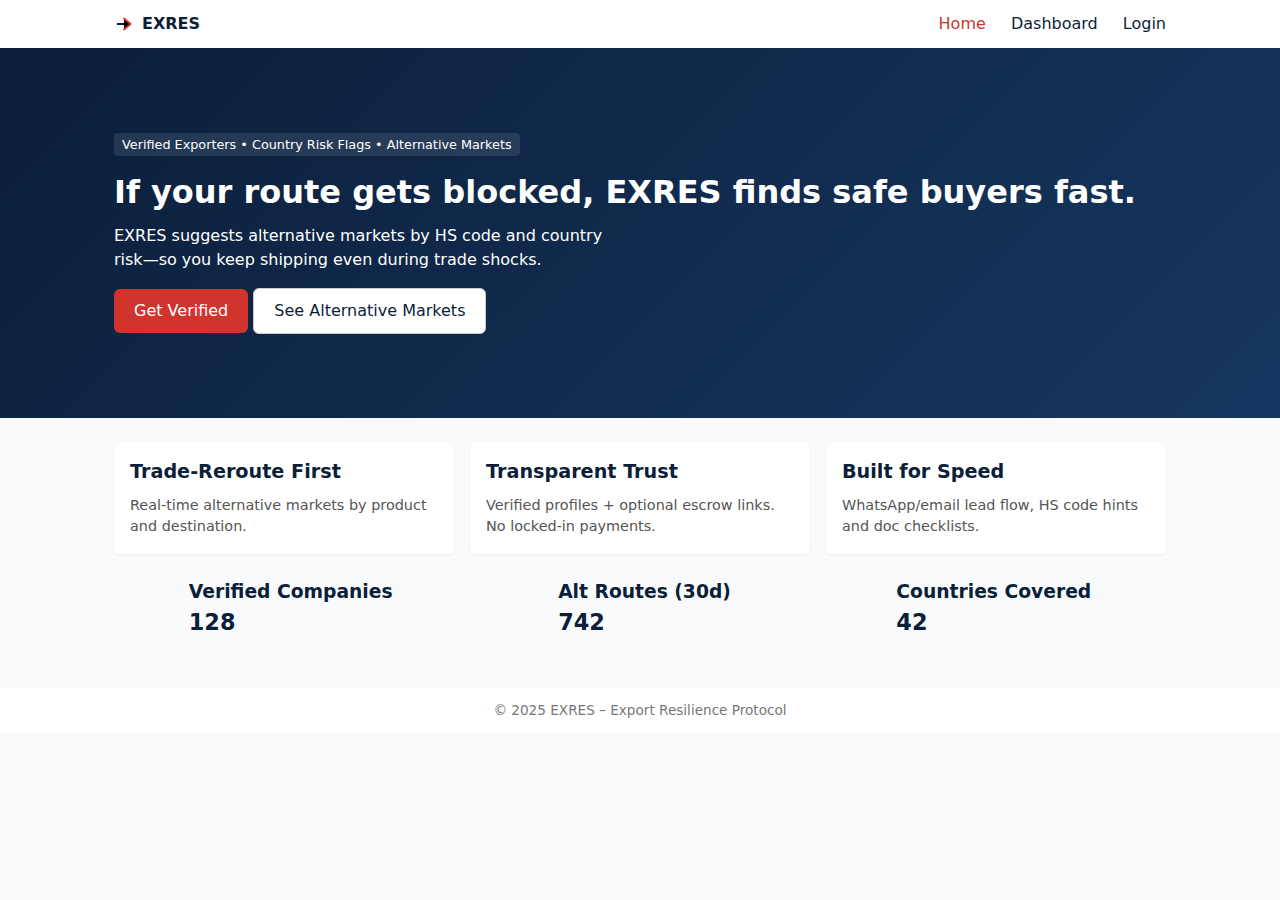
<file: index.html>
<!doctype html>
<html lang="en">
<head>
<meta charset="utf-8"/>
<meta name="viewport" content="width=device-width, initial-scale=1"/>
<link rel="icon" href="/public/favicon.svg"/>
<title>EXRES – Export Resilience & Rerouting</title>
<link rel="stylesheet" href="styles.css"/>
</head>
<body>
<header class="header">
  <div class="inner">
    <div class="logo">
      <svg viewBox="0 0 24 24" width="22" height="22" xmlns="http://www.w3.org/2000/svg">
        <path d="M4 12h9" stroke="#0B1E3A" stroke-width="2" stroke-linecap="round"/>
        <path d="M11 6l7 6-7 6" stroke="#D0342C" stroke-width="2" stroke-linecap="round" stroke-linejoin="round"/>
      </svg>
      <span>EXRES</span>
    </div>
    <nav class="nav">
      <a href="index.html" class="active">Home</a>
      <a href="dashboard.html">Dashboard</a>
      <a href="login.html">Login</a>
    </nav>
  </div>
</header>

<section class="hero">
  <div class="container content">
    <span class="badge">Verified Exporters • Country Risk Flags • Alternative Markets</span>
    <h1>If your route gets blocked, EXRES finds safe buyers fast.</h1>
    <p>EXRES suggests alternative markets by HS code and country risk—so you keep shipping even during trade shocks.</p>
    <div class="cta">
      <a class="btn" href="login.html">Get Verified</a>
      <a class="btn secondary" href="dashboard.html">See Alternative Markets</a>
    </div>
  </div>
</section>

<div class="container" style="padding:24px 24px 12px">
  <div class="grid" style="grid-template-columns:repeat(3,1fr)">
    <div class="card">
      <h3 class="section-title">Trade-Reroute First</h3>
      <p class="small">Real-time alternative markets by product and destination.</p>
    </div>
    <div class="card">
      <h3 class="section-title">Transparent Trust</h3>
      <p class="small">Verified profiles + optional escrow links. No locked-in payments.</p>
    </div>
    <div class="card">
      <h3 class="section-title">Built for Speed</h3>
      <p class="small">WhatsApp/email lead flow, HS code hints and doc checklists.</p>
    </div>
  </div>
</div>

<div class="container" style="padding:12px 24px 24px">
  <div class="kpis">
    <div class="kpi"><h3>Verified Companies</h3><div class="num" id="kpi-companies">128</div></div>
    <div class="kpi"><h3>Alt Routes (30d)</h3><div class="num" id="kpi-routes">742</div></div>
    <div class="kpi"><h3>Countries Covered</h3><div class="num" id="kpi-countries">42</div></div>
  </div>
</div>

<footer class="footer">© 2025 EXRES – Export Resilience Protocol</footer>
<script src="script.js"></script>
</body>
</html>
</file>
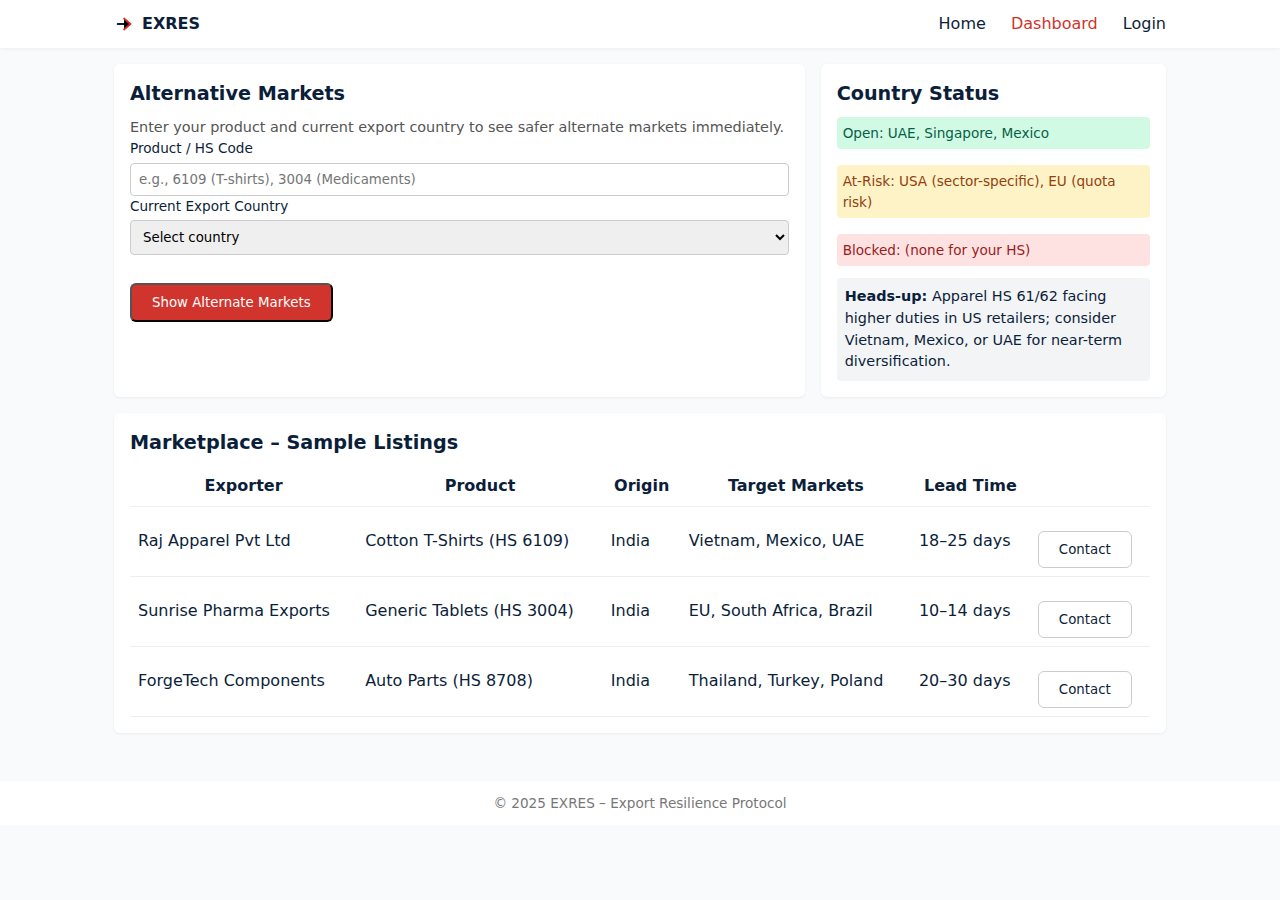
<file: dashboard.html>
<!doctype html>
<html lang="en">
<head>
<meta charset="utf-8"/>
<meta name="viewport" content="width=device-width, initial-scale=1"/>
<link rel="icon" href="/public/favicon.svg"/>
<title>Dashboard – EXRES</title>
<link rel="stylesheet" href="styles.css"/>
</head>
<body>
<header class="header">
  <div class="inner">
    <div class="logo">
      <svg viewBox="0 0 24 24" width="22" height="22" xmlns="http://www.w3.org/2000/svg">
        <path d="M4 12h9" stroke="#0B1E3A" stroke-width="2" stroke-linecap="round"/>
        <path d="M11 6l7 6-7 6" stroke="#D0342C" stroke-width="2" stroke-linecap="round" stroke-linejoin="round"/>
      </svg>
      <span>EXRES</span>
    </div>
    <nav class="nav">
      <a href="index.html">Home</a>
      <a href="dashboard.html" class="active">Dashboard</a>
      <a href="login.html">Login</a>
    </nav>
  </div>
</header>

<div class="container" style="padding-top:16px">
  <div class="grid" style="grid-template-columns:2fr 1fr">
    <div class="card">
      <h2 class="section-title">Alternative Markets</h2>
      <p class="small">Enter your product and current export country to see safer alternate markets immediately.</p>
      <div class="row">
        <div>
          <label class="label">Product / HS Code</label>
          <input id="hs" class="input" placeholder="e.g., 6109 (T-shirts), 3004 (Medicaments)"/>
        </div>
        <div>
          <label class="label">Current Export Country</label>
          <select id="fromCountry" class="input">
            <option value="">Select country</option>
            <option>United States</option>
            <option>European Union</option>
            <option>United Arab Emirates</option>
            <option>United Kingdom</option>
            <option>China</option>
            <option>Bangladesh</option>
            <option>Vietnam</option>
            <option>Saudi Arabia</option>
          </select>
        </div>
      </div>
      <div style="height:12px"></div>
      <button class="btn" onclick="suggestAlternates()">Show Alternate Markets</button>
      <div style="height:16px"></div>
      <div id="altResults" class="grid" style="grid-template-columns:repeat(3,1fr)"></div>
    </div>

    <div class="card">
      <h3 class="section-title">Country Status</h3>
      <div class="grid">
        <div class="status ok">Open: UAE, Singapore, Mexico</div>
        <div class="status warn">At-Risk: USA (sector-specific), EU (quota risk)</div>
        <div class="status bad">Blocked: (none for your HS)</div>
      </div>
      <div style="height:12px"></div>
      <div class="alert"><strong>Heads-up:</strong> Apparel HS 61/62 facing higher duties in US retailers; consider Vietnam, Mexico, or UAE for near-term diversification.</div>
    </div>
  </div>

  <div style="height:16px"></div>
  <div class="card">
    <h2 class="section-title">Marketplace – Sample Listings</h2>
    <table class="table">
      <thead><tr><th>Exporter</th><th>Product</th><th>Origin</th><th>Target Markets</th><th>Lead Time</th><th></th></tr></thead>
      <tbody id="marketRows"></tbody>
    </table>
  </div>
</div>

<footer class="footer">© 2025 EXRES – Export Resilience Protocol</footer>
<script src="script.js"></script>
</body>
</html>
</file>
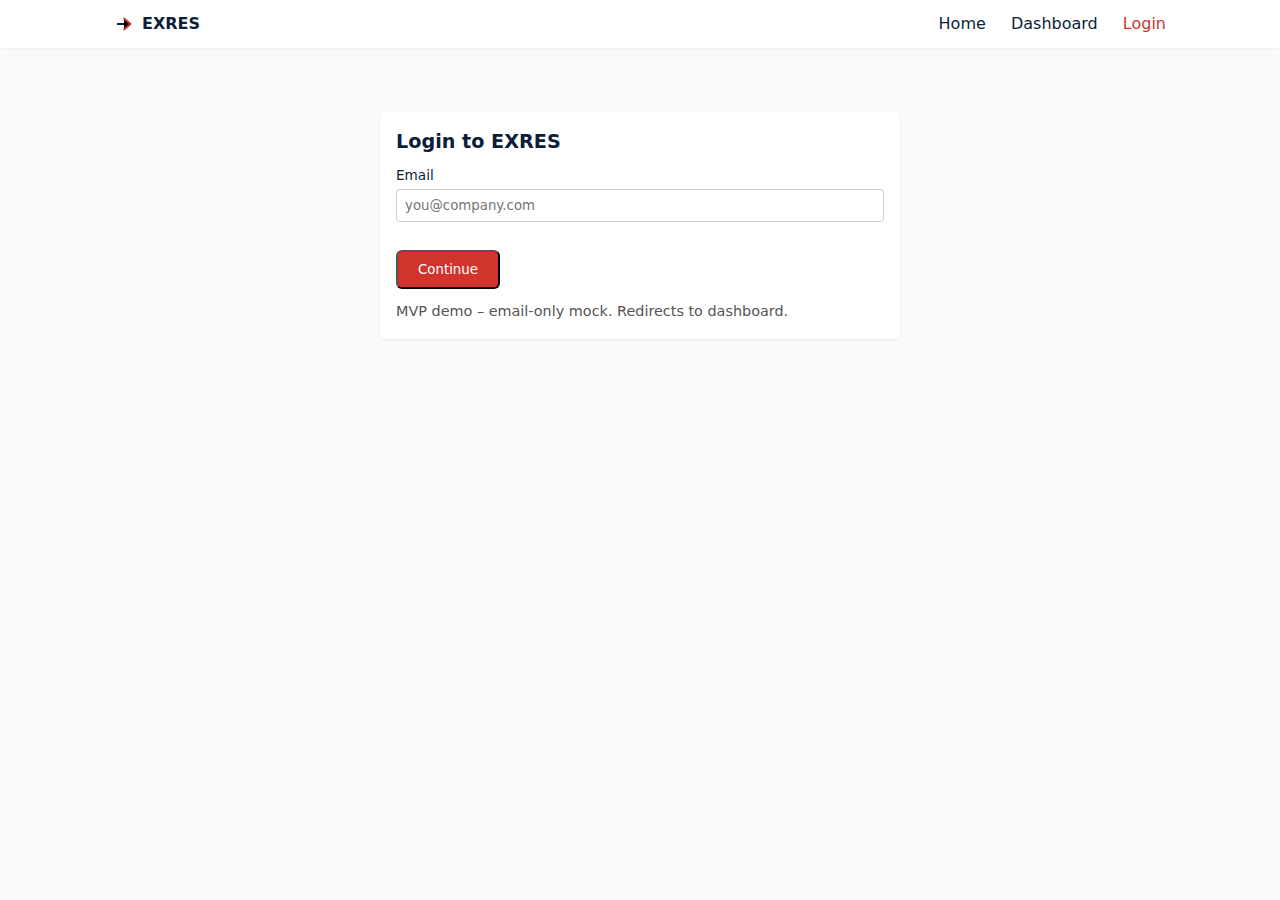
<file: login.html>
<!doctype html>
<html lang="en">
<head>
<meta charset="utf-8"/>
<meta name="viewport" content="width=device-width, initial-scale=1"/>
<link rel="icon" href="/public/favicon.svg"/>
<title>Login – EXRES</title>
<link rel="stylesheet" href="styles.css"/>
</head>
<body>
<header class="header">
  <div class="inner">
    <div class="logo">
      <svg viewBox="0 0 24 24" width="22" height="22" xmlns="http://www.w3.org/2000/svg">
        <path d="M4 12h9" stroke="#0B1E3A" stroke-width="2" stroke-linecap="round"/>
        <path d="M11 6l7 6-7 6" stroke="#D0342C" stroke-width="2" stroke-linecap="round" stroke-linejoin="round"/>
      </svg>
      <span>EXRES</span>
    </div>
    <nav class="nav">
      <a href="index.html">Home</a>
      <a href="dashboard.html">Dashboard</a>
      <a href="login.html" class="active">Login</a>
    </nav>
  </div>
</header>

<div class="container">
  <div class="card" style="max-width:520px;margin:40px auto">
    <h2 class="section-title">Login to EXRES</h2>
    <label class="label" for="email">Email</label>
    <input id="email" class="input" type="email" placeholder="you@company.com"/>
    <div style="height:12px"></div>
    <button class="btn" onclick="window.location='dashboard.html'">Continue</button>
    <div style="height:12px"></div>
    <p class="small">MVP demo – email-only mock. Redirects to dashboard.</p>
  </div>
</div>
</body>
</html>
</file>
<file: styles.css>
/* Reset */
* {
  box-sizing: border-box;
  margin: 0;
  padding: 0;
  font-family: system-ui, sans-serif;
}

body {
  background: #f9fafc;
  color: #0B1E3A;
  line-height: 1.5;
}

a {
  text-decoration: none;
  color: inherit;
}

header.header {
  background: white;
  box-shadow: 0 1px 4px rgba(0,0,0,0.05);
}

header .inner {
  display: flex;
  justify-content: space-between;
  align-items: center;
  max-width: 1100px;
  margin: auto;
  padding: 12px 24px;
}

.logo {
  display: flex;
  align-items: center;
  font-weight: bold;
  color: #0B1E3A;
  gap: 6px;
}

.nav a {
  margin-left: 20px;
  font-weight: 500;
  color: #0B1E3A;
}

.nav a.active {
  color: #D0342C;
}

.hero {
  background: linear-gradient(135deg, #0B1E3A, #163760);
  color: white;
  padding: 60px 24px;
}

.hero .badge {
  background: rgba(255,255,255,0.1);
  padding: 4px 8px;
  border-radius: 4px;
  font-size: 0.8rem;
}

.hero h1 {
  margin-top: 12px;
  font-size: 2rem;
}

.hero p {
  margin-top: 8px;
  max-width: 500px;
}

.btn {
  display: inline-block;
  padding: 10px 20px;
  background: #D0342C;
  color: white;
  border-radius: 6px;
  margin-top: 16px;
}

.btn.secondary {
  background: white;
  color: #0B1E3A;
  border: 1px solid #ccc;
}

.container {
  max-width: 1100px;
  margin: auto;
  padding: 24px;
}

.grid {
  display: grid;
  gap: 16px;
}

.card {
  background: white;
  border-radius: 6px;
  padding: 16px;
  box-shadow: 0 1px 3px rgba(0,0,0,0.06);
}

.section-title {
  font-size: 1.2rem;
  margin-bottom: 8px;
}

.small {
  font-size: 0.9rem;
  color: #555;
}

.input {
  width: 100%;
  padding: 8px;
  border: 1px solid #ccc;
  border-radius: 4px;
}

.label {
  font-size: 0.85rem;
  margin-bottom: 4px;
  display: block;
}

.table {
  width: 100%;
  border-collapse: collapse;
}

.table th, .table td {
  padding: 8px;
  border-bottom: 1px solid #eee;
}

.status {
  padding: 6px;
  border-radius: 4px;
  font-size: 0.85rem;
}

.status.ok { background: #d1fae5; color: #065f46; }
.status.warn { background: #fef3c7; color: #92400e; }
.status.bad { background: #fee2e2; color: #991b1b; }

.alert {
  background: #f3f4f6;
  padding: 8px;
  border-radius: 4px;
  font-size: 0.9rem;
}

.kpis {
  display: flex;
  gap: 16px;
  justify-content: space-around;
}

.kpi .num {
  font-size: 1.4rem;
  font-weight: bold;
}

.footer {
  background: white;
  padding: 12px;
  text-align: center;
  font-size: 0.85rem;
  color: #777;
  margin-top: 24px;
}
</file>
